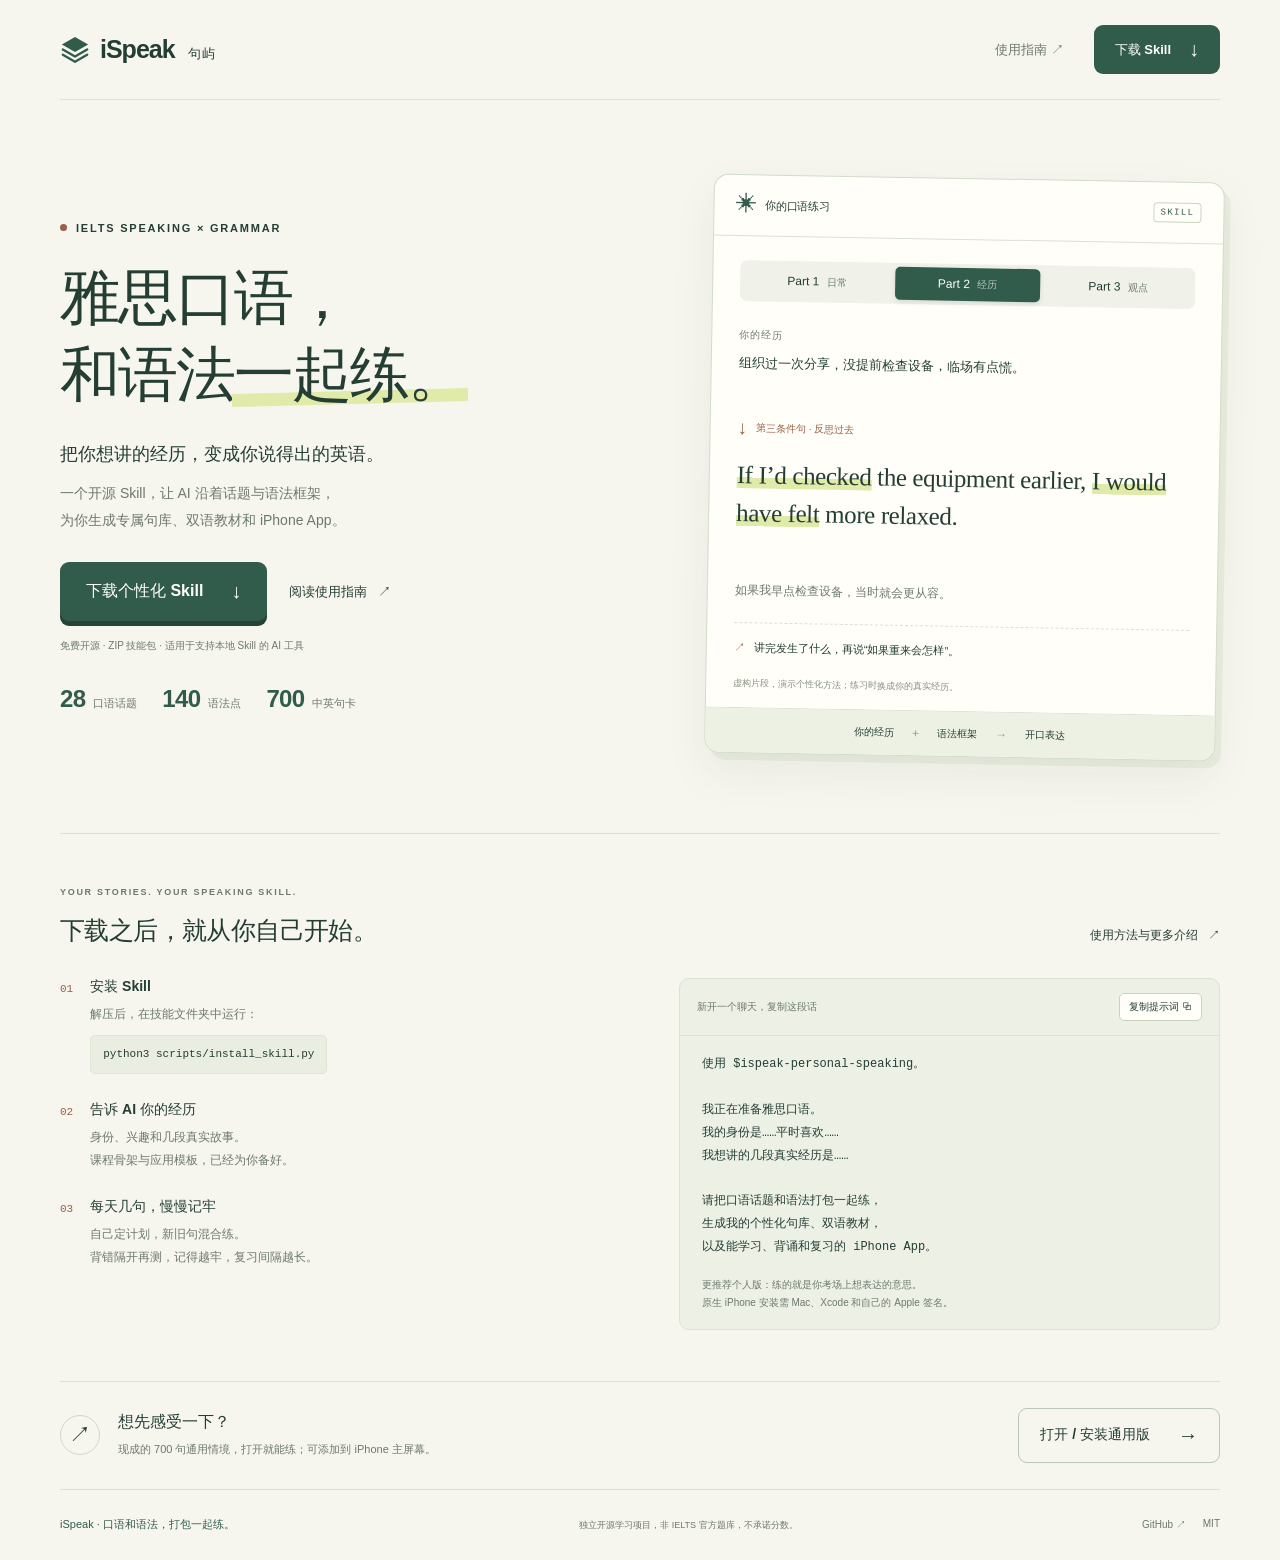
<file: docs/index.html>
<!doctype html>
<html lang="zh-CN">
<head>
  <meta charset="utf-8">
  <meta name="viewport" content="width=device-width,initial-scale=1">
  <meta name="theme-color" content="#f6f5ee">
  <title>iSpeak Skill · 雅思口语和语法，打包一起练</title>
  <meta name="description" content="下载开源 iSpeak Skill，让 AI 把你的真实经历变成雅思口语与语法练习、双语教材和专属 iPhone App。28 话题、140 语法点、700 句。也可直接使用通用版。">
  <meta property="og:title" content="iSpeak Skill · 雅思口语和语法，打包一起练">
  <meta property="og:description" content="你的真实经历 + 共享语法框架 → 个性化句库、教材与 iPhone App。下载 Skill，从自己的故事开始。">
  <meta property="og:type" content="website">
  <meta property="og:image" content="https://choneychen.github.io/ispeak/assets/social.png">
  <link rel="icon" href="./assets/favicon.svg" type="image/svg+xml">
  <link rel="stylesheet" href="./site.css">
  <script src="./site.js" defer></script>
</head>
<body>
  <a class="skip" href="#main">跳到正文</a>
  <header class="nav shell">
    <a class="brand" href="./" aria-label="iSpeak 首页"><img src="./assets/favicon.svg" alt="" width="30" height="30"><span>iSpeak <small>句屿</small></span></a>
    <nav aria-label="主导航"><a class="guide-link" href="https://github.com/ChoneyChen/ispeak#readme">使用指南 ↗</a><a class="button nav-download" href="https://github.com/ChoneyChen/ispeak/releases/latest/download/ispeak-personal-speaking.zip">下载 Skill <span aria-hidden="true">↓</span></a></nav>
  </header>
  <main id="main">
    <section class="hero shell" aria-labelledby="hero-title">
      <div class="hero-copy">
        <p class="eyebrow"><span></span> IELTS SPEAKING × GRAMMAR</p>
        <h1 id="hero-title">雅思口语，<br>和语法<span class="underline">一起练。</span></h1>
        <p class="intro">把你想讲的经历，变成你说得出的英语。</p>
        <p class="description">一个开源 Skill，让 AI 沿着话题与语法框架，<br class="wide-only">为你生成专属句库、双语教材和 iPhone App。</p>
        <div class="hero-actions"><a class="button primary" href="https://github.com/ChoneyChen/ispeak/releases/latest/download/ispeak-personal-speaking.zip">下载个性化 Skill <span aria-hidden="true">↓</span></a><a class="read-guide" href="https://github.com/ChoneyChen/ispeak#readme">阅读使用指南 <span aria-hidden="true">↗</span></a></div>
        <p class="download-note">免费开源 · ZIP 技能包 · 适用于支持本地 Skill 的 AI 工具</p>
        <div class="course-scale" aria-label="共享课程规模"><span><b>28</b> 口语话题</span><span><b>140</b> 语法点</span><span><b>700</b> 中英句卡</span></div>
      </div>
      <div class="practice" aria-label="雅思口语与语法个性化示例">
        <div class="file-head"><span><i aria-hidden="true">✳</i> 你的口语练习</span><span class="file-type">SKILL</span></div>
        <div class="practice-body">
          <div class="part-tabs" role="tablist" aria-label="切换口语练习示例">
            <button type="button" role="tab" id="tab-part1" aria-selected="false" aria-controls="example-panel" tabindex="-1" data-part="1">Part 1 <span>日常</span></button>
            <button type="button" role="tab" id="tab-part2" aria-selected="true" aria-controls="example-panel" data-part="2">Part 2 <span>经历</span></button>
            <button type="button" role="tab" id="tab-part3" aria-selected="false" aria-controls="example-panel" tabindex="-1" data-part="3">Part 3 <span>观点</span></button>
          </div>
          <div id="example-panel" role="tabpanel" aria-labelledby="tab-part2" tabindex="0">
            <p class="example-label">你的经历</p><p class="experience" id="experience">组织过一次分享，没提前检查设备，临场有点慌。</p>
            <div class="grammar-label"><span aria-hidden="true">↓</span><span id="grammar">第三条件句 · 反思过去</span></div>
            <p class="sentence" id="sentence"><mark>If I’d checked</mark> the equipment earlier, <mark>I would have felt</mark> more relaxed.</p>
            <p class="translation" id="translation">如果我早点检查设备，当时就会更从容。</p>
            <div class="example-purpose"><span aria-hidden="true">↗</span><p id="purpose">讲完发生了什么，再说“如果重来会怎样”。</p></div>
          </div>
          <p class="example-disclaimer">虚构片段，演示个性化方法；练习时换成你的真实经历。</p>
        </div>
        <div class="file-foot"><span>你的经历</span><b>+</b><span>语法框架</span><b>→</b><span>开口表达</span></div>
      </div>
    </section>
    <section class="start shell" id="start" aria-labelledby="start-title">
      <div class="start-heading"><div><p class="eyebrow">YOUR STORIES. YOUR SPEAKING SKILL.</p><h2 id="start-title">下载之后，就从你自己开始。</h2></div><a href="https://github.com/ChoneyChen/ispeak#readme">使用方法与更多介绍 <span aria-hidden="true">↗</span></a></div>
      <div class="start-grid">
        <ol class="steps">
          <li><span>01</span><div><h3>安装 Skill</h3><p>解压后，在技能文件夹中运行：</p><code>python3 scripts/install_skill.py</code></div></li>
          <li><span>02</span><div><h3>告诉 AI 你的经历</h3><p>身份、兴趣和几段真实故事。<br>课程骨架与应用模板，已经为你备好。</p></div></li>
          <li><span>03</span><div><h3>每天几句，慢慢记牢</h3><p>自己定计划，新旧句混合练。<br>背错隔开再测，记得越牢，复习间隔越长。</p></div></li>
        </ol>
        <div class="prompt-panel"><div class="prompt-head"><span>新开一个聊天，复制这段话</span><button id="copy-prompt" type="button">复制提示词 <span aria-hidden="true">⧉</span></button></div><pre id="skill-prompt">使用 $ispeak-personal-speaking。

我正在准备雅思口语。
我的身份是……平时喜欢……
我想讲的几段真实经历是……

请把口语话题和语法打包一起练，
生成我的个性化句库、双语教材，
以及能学习、背诵和复习的 iPhone App。</pre><p>更推荐个人版：练的就是你考场上想表达的意思。<br>原生 iPhone 安装需 Mac、Xcode 和自己的 Apple 签名。</p></div>
      </div>
    </section>
    <aside class="try-general shell"><div><span class="general-icon" aria-hidden="true">↗</span><div><h2>想先感受一下？</h2><p>现成的 700 句通用情境，打开就能练；可添加到 iPhone 主屏幕。</p></div></div><a class="button outline" href="./app/">打开 / 安装通用版 <span aria-hidden="true">→</span></a></aside>
  </main>
  <footer class="shell"><span>iSpeak · 口语和语法，打包一起练。</span><p>独立开源学习项目，非 IELTS 官方题库，不承诺分数。</p><div><a href="https://github.com/ChoneyChen/ispeak">GitHub ↗</a><a href="https://github.com/ChoneyChen/ispeak/blob/main/LICENSE">MIT</a></div></footer>
  <div id="toast" role="status" aria-live="polite"></div>
</body>
</html>
</file>
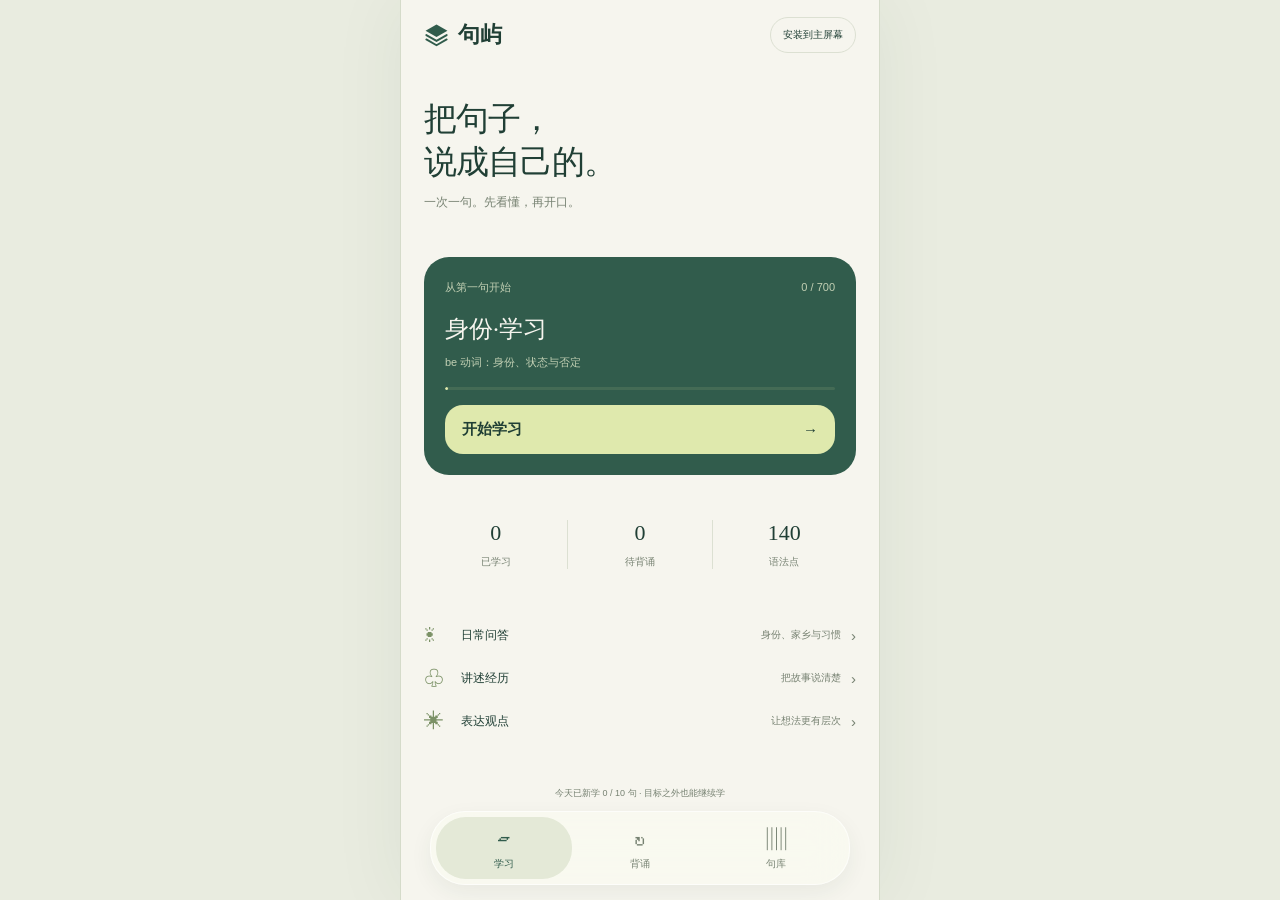
<file: docs/app/index.html>
<!doctype html><html lang="zh-CN"><head><meta charset="utf-8"><meta name="viewport" content="width=device-width,initial-scale=1,viewport-fit=cover"><meta name="theme-color" content="#f6f5ee"><meta name="apple-mobile-web-app-capable" content="yes"><meta name="apple-mobile-web-app-status-bar-style" content="default"><meta name="apple-mobile-web-app-title" content="句屿"><meta name="description" content="句屿通用版：口语和语法一起练，700句双语情境练习，离线使用与本地复习进度。"><title>句屿 · 通用版</title><link rel="manifest" href="./manifest.webmanifest"><link rel="apple-touch-icon" href="../assets/icon-192.png"><link rel="icon" href="../assets/favicon.svg" type="image/svg+xml"><link rel="stylesheet" href="./app.css"><script type="module" src="./app.js"></script></head><body><div class="app-shell"><div id="save-error" role="alert" hidden></div><main id="app"><p class="loading">正在打开句库…</p></main><nav id="tabs" aria-label="应用导航"><button data-tab="study" class="active"><span>▱</span>学习</button><button data-tab="recall"><span>↻</span>背诵</button><button data-tab="library"><span>▥</span>句库</button></nav></div><dialog id="install-dialog"><button data-action="close-install" class="round" aria-label="关闭安装说明">×</button><h2>把句屿，放到主屏幕。</h2><p>iPhone：在 Safari 中打开这个页面，点击分享，再选择“添加到主屏幕”。如有“作为网页 App 打开”，请保持开启。</p><p>先在线打开一次，等待“内容已缓存”提示，即可离线使用。进度保存在当前浏览器或主屏幕应用中。</p><button class="primary" data-action="close-install">知道了</button></dialog><dialog id="plan-dialog" aria-labelledby="plan-title"><button data-action="close-plan" class="round" aria-label="关闭每日计划">×</button><h2 id="plan-title">每日计划</h2><form id="plan-form"><label>每日新学 / 初背<select name="new"><option value="0">0 句</option><option value="5">5 句</option><option value="10">10 句</option><option value="15">15 句</option><option value="20">20 句</option><option value="30">30 句</option><option value="50">50 句</option></select></label><label>每日到期复习<select name="reviews"><option value="10">10 句</option><option value="20">20 句</option><option value="30">30 句</option><option value="50">50 句</option><option value="80">80 句</option><option value="100">100 句</option></select></label><label>出场顺序<select name="order"><option value="mixed">新旧混合</option><option value="reviewsFirst">先复习</option></select></label><p>每学完一节才解锁初背。计划不会锁住学习入口，没完成的复习也会保留。</p><button class="primary" type="submit">保存计划 <span>✓</span></button></form><button class="text-button" data-action="export">备份学习进度</button></dialog><dialog id="review-guide" aria-labelledby="guide-title"><button data-action="close-guide" class="round" aria-label="关闭背诵说明">×</button><h2 id="guide-title">先回忆，再核对。</h2><p>只看中文说英文，揭晓后自己判断。意思准确、语法正确即可，不必一字不差。</p><p><strong>背错了</strong>：隔开其他句子或稍等一会儿，做两次回忆再进入长期复习。</p><p><strong>有点难</strong>：缩短间隔，更快回来巩固。</p><p><strong>正确</strong>：从 1 天开始，逐步到 3、7、14、30 天及更长。按每次实际作答日期计算；逾期保留。</p><p><strong>斩</strong>：永久移出自动背诵，仍可在句库查阅。</p><button class="primary" data-action="close-guide">知道了</button></dialog><dialog id="grammar-dialog" aria-label="这句怎么说"><button data-action="close-grammar" class="round" aria-label="关闭语法说明">×</button><div id="grammar-content"></div></dialog><div id="toast" role="status" aria-live="polite"></div></body></html>
</file>
<file: docs/site.css>
:root{--paper:#f6f5ee;--ink:#243e34;--green:#315c4c;--muted:#6d796f;--line:#dce1d7;--lime:#e0eaa9;--white:#fffef9;--accent:#9b6047;font-family:-apple-system,BlinkMacSystemFont,"PingFang SC","Microsoft YaHei",sans-serif;color:var(--ink);background:var(--paper);font-synthesis:none}
*{box-sizing:border-box}html{scroll-behavior:smooth}body{margin:0}a{color:inherit;text-decoration:none}button{font:inherit;color:inherit;cursor:pointer}button,a{-webkit-tap-highlight-color:transparent}a:focus-visible,button:focus-visible,[tabindex]:focus-visible{outline:3px solid #ad713e;outline-offset:5px}::selection{background:var(--lime)}.shell{width:min(1160px,calc(100% - 96px));margin-inline:auto}.skip{position:fixed;top:8px;left:8px;background:var(--ink);color:white;padding:12px;transform:translateY(-150%);z-index:10}.skip:focus{transform:none}
.nav{height:100px;display:flex;align-items:center;justify-content:space-between;border-bottom:1px solid var(--line)}.brand{display:flex;align-items:center;gap:10px;font-weight:750;font-size:25px;letter-spacing:-1px}.brand small{font-size:13px;font-weight:500;letter-spacing:1px;margin-left:7px}.nav nav{display:flex;align-items:center;gap:30px;font-size:13px}.guide-link{color:var(--muted)}.button{display:inline-flex;align-items:center;justify-content:center;gap:28px;border-radius:9px;font-weight:600;transition:transform .2s,background .2s;white-space:nowrap}.button:hover{transform:translateY(-2px)}.nav-download{padding:13px 21px;background:var(--green);color:white;font-size:13px;gap:18px}.button span{font-size:20px;font-weight:400}.primary{background:var(--green);color:white;padding:18px 26px;box-shadow:0 5px 0 #254337;font-size:16px}.primary:hover{background:#264b3d}.outline{border:1px solid #bac7b9;padding:15px 21px;font-size:14px}.outline:hover{background:#ecf0e3}
.hero{display:grid;grid-template-columns:1.15fr 1fr;gap:62px;align-items:center;padding-block:78px 76px}.eyebrow{font-size:11px;font-weight:650;letter-spacing:1.8px;display:flex;align-items:center;gap:9px;margin:0 0 25px}.eyebrow>span{width:7px;height:7px;background:var(--accent);border-radius:50%}h1{font-family:"Songti SC","Noto Serif CJK SC",Georgia,serif;font-size:clamp(40px,4.7vw,65px);letter-spacing:-2px;line-height:1.29;font-weight:650;margin:0 0 25px}.underline{position:relative;isolation:isolate;white-space:nowrap}.underline:after{content:"";height:13px;position:absolute;bottom:4px;left:-2px;right:-2px;background:var(--lime);z-index:-1;transform:rotate(-1.5deg)}.intro{font-size:18px;font-weight:600;line-height:1.7;margin:0 0 11px}.description{font-size:14px;line-height:1.9;color:var(--muted);margin:0}.hero-actions{display:flex;align-items:center;gap:22px;margin-top:29px}.read-guide{font-size:13px;white-space:nowrap}.read-guide span{margin-left:7px}.download-note{font-size:10px;line-height:1.8;color:var(--muted);margin:16px 0 30px}.course-scale{display:flex;align-items:center;gap:25px;font-size:11px;color:var(--muted)}.course-scale b{font-size:24px;font-weight:550;letter-spacing:-.7px;color:var(--green);margin-right:5px}
.practice{background:var(--white);border:1px solid #d2dccc;border-radius:15px;box-shadow:0 18px 45px #294c3010,6px 7px 0 #e9eddf;transform:rotate(1deg)}.file-head{display:flex;align-items:center;justify-content:space-between;padding:18px 22px;border-bottom:1px solid var(--line);font:11px ui-monospace,SFMono-Regular,Consolas,monospace;letter-spacing:-.3px}.file-head>span:first-child{display:flex;align-items:center;gap:8px}.file-head i{font-size:21px;font-style:normal;color:var(--green)}.file-type{font-size:9px;color:var(--green);letter-spacing:1.3px;border:1px solid #cbd7c1;border-radius:4px;padding:4px 6px}.practice-body{padding:24px 27px 16px}.part-tabs{display:grid;grid-template-columns:repeat(3,1fr);gap:5px;margin-bottom:27px;padding:4px;background:#f0f2e9;border-radius:7px}.part-tabs button{background:transparent;border:0;border-radius:5px;padding:9px 2px;font-size:12px;white-space:nowrap}.part-tabs button span{font-size:10px;margin-left:4px;opacity:.65}.part-tabs [aria-selected="true"]{background:var(--green);color:white;box-shadow:0 2px 5px #163b2d20}.example-label{font-size:10px;letter-spacing:1px;color:var(--muted);margin:0 0 9px}.experience{font-size:13px;line-height:1.8;margin:0;min-height:47px}.grammar-label{font-size:10px;display:flex;align-items:center;gap:9px;color:var(--accent);margin:19px 0 17px}.grammar-label>span:first-child{font-size:19px}.sentence{font:25px/1.5 Georgia,"Times New Roman",serif;letter-spacing:-.4px;margin:0;min-height:112px}.sentence mark{background:linear-gradient(transparent 60%,var(--lime) 60%);color:inherit}.translation{font-size:12px;line-height:1.8;color:var(--muted);margin:12px 0 20px;min-height:22px}.example-purpose{display:flex;gap:9px;align-items:baseline;padding-top:15px;border-top:1px dashed var(--line);font-size:11px;line-height:1.8}.example-purpose>span{color:var(--accent)}.example-purpose p{margin:0}.example-disclaimer{font-size:9px;line-height:1.8;color:#889082;margin:17px 0 0}.file-foot{display:flex;align-items:center;justify-content:center;gap:18px;background:#edf1e4;border-top:1px solid var(--line);border-radius:0 0 15px 15px;font-size:10px;padding:15px}.file-foot b{font-size:12px;font-weight:400;color:#91a288}
.start{border-top:1px solid var(--line);padding-block:53px 51px}.start-heading{display:flex;justify-content:space-between;align-items:end;gap:24px}.start-heading .eyebrow{font-size:9px;letter-spacing:1.7px;color:var(--muted);margin-bottom:15px}h2{font-size:25px;letter-spacing:-.6px;font-weight:600;margin:0;line-height:1.5}.start-heading>a{font-size:12px;white-space:nowrap;padding-bottom:5px}.start-heading>a span{margin-left:7px}.start-grid{display:grid;grid-template-columns:1fr 1fr;gap:78px;margin-top:29px}.steps{list-style:none;margin:0;padding:0;display:flex;flex-direction:column;gap:27px}.steps li{display:flex;gap:17px}.steps li>span{font:11px ui-monospace,SFMono-Regular,monospace;color:var(--accent);margin-top:5px}.steps h3{font-size:14px;margin:0 0 7px;font-weight:600}.steps p{font-size:12px;line-height:1.9;color:var(--muted);margin:0}.steps code{display:block;font-size:11px;background:#eaeee2;border:1px solid #dfe5d6;border-radius:5px;padding:10px 12px;margin-top:9px;overflow-wrap:anywhere;line-height:1.5}.prompt-panel{background:#edf0e5;border:1px solid #dce3d2;border-radius:10px;overflow:hidden;align-self:start}.prompt-head{display:flex;align-items:center;justify-content:space-between;padding:14px 17px;border-bottom:1px solid #dce3d2;font-size:10px;gap:10px}.prompt-head>span{color:var(--muted)}.prompt-head button{border:1px solid #c8d2bd;background:var(--white);border-radius:5px;padding:6px 9px;font-size:10px;white-space:nowrap}.prompt-panel pre{white-space:pre-wrap;overflow-wrap:anywhere;font:12px/1.9 ui-monospace,SFMono-Regular,"PingFang SC",monospace;margin:0;padding:17px 22px}.prompt-panel>p{font-size:10px;color:var(--muted);padding:0 22px 17px;margin:0;line-height:1.8}
.try-general{display:flex;align-items:center;justify-content:space-between;gap:25px;border-block:1px solid var(--line);padding-block:26px}.try-general>div{display:flex;align-items:center;gap:18px}.general-icon{width:40px;height:40px;display:grid;place-items:center;font-size:22px;border:1px solid #d1d9c7;border-radius:50%}.try-general h2{font-size:16px;letter-spacing:0}.try-general p{font-size:11px;line-height:1.8;color:var(--muted);margin:6px 0 0}footer{display:flex;align-items:center;justify-content:space-between;gap:20px;padding-block:27px;font-size:10px;color:var(--muted)}footer>span{color:var(--green);font-size:11px}footer p{font-size:9px;line-height:1.8;margin:0}footer>div{display:flex;gap:17px;white-space:nowrap}#toast{position:fixed;bottom:24px;left:50%;transform:translate(-50%,20px);padding:13px 22px;border-radius:9px;background:var(--ink);color:white;font-size:12px;opacity:0;transition:opacity .2s,transform .2s;pointer-events:none;max-width:calc(100% - 32px);text-align:center}#toast.visible{opacity:1;transform:translate(-50%,0)}
@media(min-width:1500px){.hero{padding-block:95px 90px}}
@media(max-width:1000px){.shell{width:calc(100% - 60px)}.hero{gap:35px}h1{font-size:49px}.intro{font-size:16px}.description{font-size:13px}.hero-actions{gap:15px}.primary{padding:16px 20px;font-size:14px;gap:18px}.read-guide{font-size:11px}.course-scale{gap:14px}.course-scale b{font-size:21px}.practice-body{padding:21px}.sentence{font-size:23px;min-height:135px}.file-head{padding:16px;font-size:10px}.file-type{font-size:8px}.start-grid{gap:40px}}
@media(max-width:760px){.shell{width:calc(100% - 40px)}.nav{height:77px}.brand{font-size:23px}.brand small{font-size:11px}.brand img{width:26px;height:26px}.nav nav{gap:16px}.guide-link{font-size:11px}.nav-download{font-size:11px;padding:10px 14px;gap:12px}.hero{grid-template-columns:1fr;padding-block:43px 39px;gap:35px}.hero-copy{max-width:500px}.eyebrow{font-size:10px;letter-spacing:1.4px;margin-bottom:21px}h1{font-size:50px;letter-spacing:-1.8px;line-height:1.3;margin-bottom:22px}.intro{font-size:15px}.description{font-size:13px;line-height:1.9}.hero-actions{margin-top:23px;gap:20px}.primary{padding:16px 22px;font-size:14px;gap:25px}.read-guide{font-size:12px}.download-note{font-size:9px;margin:15px 0 23px}.course-scale{gap:24px}.course-scale b{font-size:23px}.course-scale span{font-size:10px}.practice{width:min(100%,470px);justify-self:center;transform:rotate(.6deg);box-shadow:0 12px 28px #294c300a,4px 5px 0 #e9eddf}.file-head{font-size:10px;padding:14px 18px}.practice-body{padding:20px 22px 15px}.part-tabs{margin-bottom:23px}.sentence{font-size:25px;min-height:112px}.experience{font-size:12px;min-height:43px}.translation{font-size:11px}.file-foot{padding:13px}.start{padding-block:35px}.start-heading{display:block}.start-heading h2{font-size:22px}.start-heading>a{display:inline-block;margin-top:12px;font-size:11px}.start-grid{grid-template-columns:1fr;gap:26px;margin-top:27px}.steps{gap:23px}.steps h3{font-size:14px}.steps p{font-size:12px}.prompt-panel pre{font-size:11px}.try-general{display:block;padding-block:25px}.try-general .button{margin-top:20px;width:100%;font-size:13px}.try-general p{font-size:11px}.try-general>div{gap:13px}.general-icon{flex-shrink:0;width:34px;height:34px;font-size:19px}footer{flex-wrap:wrap;gap:13px;padding-block:25px}footer>span{font-size:10px}footer p{order:3;width:100%;font-size:9px}footer>div{font-size:10px;gap:14px}.wide-only{display:none}}
@media(max-width:370px){h1{font-size:44px}.shell{width:calc(100% - 32px)}.brand small{display:none}.course-scale{gap:17px}.hero-actions{gap:15px}.read-guide{font-size:11px}.sentence{font-size:23px}.file-head{font-size:9px;padding-inline:14px}.practice-body{padding-inline:18px}}
@media(prefers-reduced-motion:reduce){html{scroll-behavior:auto}*,*:before,*:after{transition:none!important;animation:none!important}.button:hover{transform:none}}
</file>
<file: docs/app/app.css>
:root{--paper:#f6f5ee;--ink:#203f35;--green:#315c4c;--lime:#dfe9ad;--muted:#778272;--line:#dce0d2;--serif:Georgia,'Songti SC',serif}*{box-sizing:border-box}body{margin:0;background:#e9ece0;color:var(--ink);font-family:-apple-system,BlinkMacSystemFont,'PingFang SC',sans-serif;-webkit-font-smoothing:antialiased}button,input{font:inherit;color:inherit}button,a{-webkit-tap-highlight-color:transparent}button{cursor:pointer;border:0}a{color:inherit;text-decoration:none}button:focus-visible,a:focus-visible,input:focus-visible{outline:3px solid #92a570;outline-offset:3px}.app-shell{max-width:480px;min-height:100dvh;margin:auto;background:var(--paper);position:relative;padding-top:env(safe-area-inset-top)}main{padding:25px 24px 110px;min-height:calc(100dvh - env(safe-area-inset-top))}h1{font:500 36px/1.5 var(--serif);letter-spacing:-1px;margin:21px 0}h2{font:500 26px/1.5 var(--serif);margin:15px 0}h3{font-weight:600;font-size:19px;margin:0}.eyebrow{font:9px/1.7 monospace;letter-spacing:1.7px;color:var(--muted)}.top-row{display:flex;align-items:center;justify-content:space-between;gap:12px}.brand{display:flex;align-items:center;gap:9px;font-size:22px;font-weight:600}.brand img{width:25px;height:25px}.mini{font-size:11px;color:var(--muted);line-height:1.8}.sub{font-size:14px;color:var(--muted);line-height:1.8}.pill{border:1px solid var(--line);padding:10px 12px;border-radius:30px;background:transparent;font-size:10px}.primary{padding:18px 20px;border-radius:18px;background:var(--green);color:var(--paper);width:100%;text-align:left;display:flex;justify-content:space-between;align-items:center;font-size:15px;font-weight:600;transition:transform .3s cubic-bezier(.2,1.5,.4,1)}.primary:active{transform:scale(.97)}.primary:disabled{opacity:.4;cursor:default}.hero-card{padding:23px;border-radius:27px;background:var(--green);color:var(--paper);margin:26px 0 22px}.hero-card .eyebrow{color:var(--lime)}.hero-card h2{margin:15px 0 8px}.hero-card .mini{color:#c1cfb3}.hero-card .primary{background:var(--lime);color:var(--ink);margin-top:19px}.progress{height:3px;background:#e0e4d5;border-radius:10px;margin:20px 0;overflow:hidden}.progress>i{height:100%;display:block;background:var(--green);border-radius:10px}.hero-card .progress{background:#6c896852}.hero-card .progress>i{background:var(--lime);min-width:3px}.stats{display:flex;justify-content:space-around;padding:5px 0 20px;margin-bottom:12px}.stats>div{text-align:center;flex:1}.stats>div+div{border-left:1px solid var(--line)}.stats b{display:block;font:27px var(--serif);margin-bottom:7px}.stats span{font-size:10px;color:var(--muted)}.section-title{display:flex;justify-content:space-between;align-items:center;margin:30px 0 15px}.section-title h3{font-size:18px}.section-title small{font:9px monospace;color:var(--muted)}.route{display:flex;gap:15px;align-items:center;padding:17px 0;border-bottom:1px solid var(--line);width:100%;background:none;text-align:left}.route>b{font:27px var(--serif);min-width:34px;color:#7b9166}.route>div{flex:1}.route strong{font-size:14px;font-weight:500;display:block;line-height:1.7}.route small{font-size:10px;color:var(--muted)}.route>span{font-size:15px;color:var(--muted)}.tip{font-size:11px;line-height:1.9;color:var(--muted);padding:16px;background:#eaf0dc;border-radius:17px;margin:25px 0}.tip a{text-decoration:underline}#tabs{position:fixed;bottom:calc(15px + env(safe-area-inset-bottom));left:50%;transform:translateX(-50%);max-width:420px;width:calc(100% - 50px);z-index:10;border:1px solid #fff9;background:#f9faf0e8;backdrop-filter:blur(20px);border-radius:35px;display:flex;padding:5px;box-shadow:0 8px 22px #203f3510}#tabs button{flex:1;font-size:10px;background:none;border-radius:30px;padding:8px 0;color:var(--muted)}#tabs span{display:block;font-size:23px;line-height:1.25;margin-bottom:3px}#tabs .active{background:#e4e9d7;color:var(--green)}.round{height:42px;width:42px;background:#ffffffb0;border:1px solid var(--line);border-radius:50%;font-size:19px;flex-shrink:0}.session{height:calc(100dvh - env(safe-area-inset-top));min-height:560px;display:flex;flex-direction:column;padding-bottom:calc(20px + env(safe-area-inset-bottom));gap:16px}.session>.top-row{justify-content:flex-start}.session>.top-row>div{flex:1}.session>.top-row strong{font-size:14px;display:block}.session .progress{margin:0;flex-shrink:0}.segments{display:flex;gap:6px}.segments i{height:3px;background:#d9dfce;flex:1;border-radius:8px}.segments .filled{background:var(--green)}.card{min-height:0;flex:1;overflow:auto;background:white;border:1px solid var(--line);border-radius:27px;padding:24px;box-shadow:0 10px 18px #203f3503;touch-action:pan-y;transition:transform .5s cubic-bezier(.2,1.3,.4,1),opacity .2s}.card.leaving{transform:translateX(-100px) rotate(-6deg);opacity:0}.card h3{line-height:1.5;font-size:21px;margin:13px 0}.pattern{font:13px/1.8 monospace;color:var(--green);margin:13px 0}.note{font-size:12px;line-height:1.8;color:var(--muted)}.card hr{border:0;border-top:1px solid var(--line);margin:22px 0}.level{padding:5px 10px;background:var(--lime);border-radius:15px;font:10px monospace;letter-spacing:0}.scenario{font-size:10px;color:#947054}.en{font:28px/1.45 var(--serif);margin:20px 0;overflow-wrap:anywhere}.zh{font-size:16px;line-height:1.9;color:var(--muted);margin:18px 0}.card-footer{display:flex;justify-content:space-between;color:var(--muted);font:10px monospace}.sound{border-radius:30px;background:var(--paper);padding:9px 14px;font-size:15px}.recall-cue{font:500 27px/1.8 var(--serif);margin:42px 0 30px}.recall-cue.revealed{font-size:23px;margin-top:20px}.recall-note{font-size:12px;line-height:1.9;color:var(--muted)}.grammar-hint{font-size:12px;line-height:1.8;background:#f1f6e4;border-radius:17px;padding:16px}.grade-buttons{display:flex;gap:12px}.grade-buttons button{width:50%;border-radius:18px;font-size:15px;font-weight:500;min-height:57px}.wrong{background:#eee2d7;color:#996140}.correct{background:var(--green);color:var(--paper)}.mastered{font-size:11px;color:var(--muted);height:38px;background:transparent;width:100%;margin-top:4px}.session .helper{font-size:10px;color:var(--muted);text-align:center;margin:0 0 12px}.completion{display:flex;align-items:center;justify-content:center;flex:1;flex-direction:column;gap:16px;text-align:center}.completion .stamp{width:110px;height:110px;display:grid;place-items:center;font:45px var(--serif);background:var(--lime);border-radius:50%;color:var(--green);margin-bottom:10px}.completion p{font-size:14px;line-height:1.9;color:var(--muted);margin:0}.text-button{background:none;width:100%;font-size:13px;color:var(--green);padding:17px}.empty{padding:28px 24px;border-radius:27px;background:#fff;text-align:center;margin:28px 0}.empty .empty-icon{height:108px;width:88px;display:grid;place-items:center;background:#f1f5e7;transform:rotate(9deg);border-radius:23px;font:37px var(--serif);margin:10px auto 30px}.empty h3{font-size:19px;margin:15px 0}.empty p{font-size:13px;color:var(--muted);line-height:1.8}.empty .primary{margin-top:25px}.due-number{font:70px var(--serif);margin:5px 0}.recall-plan{display:flex;justify-content:space-between;margin-top:25px}.recall-plan b{display:block;font:23px var(--serif);margin-bottom:12px}.recall-plan span{font-size:9px;color:var(--muted)}.search{width:100%;padding:15px 17px;border:1px solid var(--line);background:white;border-radius:17px;margin:15px 0;font-size:14px;outline:0}.search-result{background:#fff;border:1px solid var(--line);border-radius:20px;padding:19px;text-align:left;width:100%;margin-bottom:14px}.search-result .en{font-size:21px;line-height:1.5;margin:10px 0}.search-result .zh{font-size:12px;margin:0}.supplement{font-size:14px;line-height:2;white-space:pre-wrap;background:#fff;padding:22px;border-radius:22px;overflow-wrap:anywhere}.settings-row{display:flex;justify-content:space-between;align-items:center;font-size:11px;color:var(--muted);margin-top:30px}.settings-row button{background:none;color:var(--green);text-decoration:underline;font-size:11px}dialog{background:var(--paper);color:var(--ink);width:calc(100% - 40px);max-width:410px;border:1px solid var(--line);border-radius:25px;padding:25px}dialog::backdrop{background:#203f3570;backdrop-filter:blur(5px)}dialog>.round{float:right}dialog h2{font-size:25px;clear:both;padding-top:15px}dialog p{font-size:13px;line-height:1.9;color:var(--muted)}dialog .primary{margin-top:20px}#toast{position:fixed;left:50%;bottom:105px;transform:translateX(-50%);background:var(--ink);color:var(--paper);border-radius:25px;padding:12px 18px;font-size:11px;opacity:0;pointer-events:none;z-index:50;white-space:nowrap}#toast.show{opacity:1}#save-error{background:#efe0ab;padding:12px 18px;position:sticky;top:0;z-index:60;font-size:11px;line-height:1.6}.loading{padding:60px 0;text-align:center;color:var(--muted)}[hidden]{display:none!important}@media(min-width:600px){.app-shell{box-shadow:0 0 70px #203f3510;border-left:1px solid #d5dbca;border-right:1px solid #d5dbca}}@media(max-height:760px){.session{gap:12px;padding-top:18px}.card{padding:21px}.card h3{font-size:19px}.en{font-size:25px}.session .primary{padding:16px 20px}}@media(prefers-reduced-motion:reduce){*{transition:none!important;animation:none!important;scroll-behavior:auto!important}}
/* Daily practice: the main phone screens keep their controls in one place. */
.fixed-page{height:calc(100dvh - env(safe-area-inset-top));min-height:650px;display:flex;flex-direction:column;justify-content:space-between;padding:17px 23px calc(100px + env(safe-area-inset-bottom));gap:13px}.fixed-page h1{font-size:33px;line-height:1.28;margin:0 0 10px}.fixed-page .sub{font-size:12px;margin:0;line-height:1.6}.fixed-page .hero-card{margin:0;padding:21px;border-radius:25px}.fixed-page .hero-card h2{font-size:24px;margin:13px 0 6px}.fixed-page .hero-card p{margin:0;line-height:1.7}.fixed-page .hero-card .progress{margin:15px 0}.fixed-page .hero-card .primary{margin-top:0;padding:15px 17px}.fixed-page .stats{margin:0;padding:0}.fixed-page .stats b{font-size:22px;margin-bottom:5px}.fixed-page .stats span{font-size:10px}.routes .route{padding:9px 0;border:0;gap:10px}.routes .route>b{font-size:20px;min-width:27px}.routes .route strong{font-size:12px}.routes .route small{font-size:10px}.home-note{font-size:9px;color:var(--muted);margin:0;text-align:center}.daily-card{padding:21px;background:#fff;border:1px solid #e7e9df;border-radius:26px}.due-title{display:flex;align-items:baseline;gap:7px}.due-title>b{font:62px/1 var(--serif)}.due-title>span{font-size:12px;color:var(--muted)}.due-title>i{margin-left:auto;font:29px var(--serif);font-style:normal}.daily-counts{display:flex;margin:20px 0}.daily-counts>div{flex:1;display:flex;flex-direction:column;gap:6px}.daily-counts b{font:24px var(--serif)}.daily-counts span{font-size:10px;color:var(--muted)}.daily-card .mini{margin:0 0 12px}.daily-card .primary{padding:16px 18px}.daily-progress{display:grid;gap:12px}.daily-progress .top-row strong{font-size:13px}.plan-progress{display:flex;align-items:center;gap:12px;font-size:10px}.plan-progress .progress{flex:1;margin:0;height:4px}.plan-progress small{min-width:54px;text-align:right;font:10px monospace;color:var(--muted)}.daily-tip{font-size:11px;color:var(--muted);line-height:1.8;margin:0}.inline-button{background:none;padding:8px 0;color:var(--green);font-size:11px;min-height:34px}.guide-button{text-align:left;align-self:start;min-height:28px}.done-note{font-size:14px;color:var(--green)}.backlog{font-size:10px;line-height:1.7;color:#976349;margin:0}.session{min-height:0;padding-top:14px;gap:14px}.session>.top-row{flex-shrink:0}.session-actions{flex-shrink:0}.session .card-footer{margin-bottom:12px;font-family:inherit}.card-label{font-size:11px;color:var(--muted)}.card.compact{padding:19px}.card.compact h3{font-size:18px;margin:9px 0}.card.compact .pattern{font-size:12px;margin:9px 0}.card.compact .note{font-size:11px;margin:9px 0;line-height:1.7}.card.compact hr{margin:15px 0}.card.compact .en{font-size:24px;line-height:1.35;margin:14px 0}.card.compact .zh{font-size:14px;line-height:1.7;margin:12px 0}.card{overscroll-behavior:contain}.recall-card{display:flex;flex-direction:column;justify-content:center;gap:19px}.recall-card .top-row{flex-shrink:0}.recall-cue,.recall-cue.revealed{margin:0;font-size:28px;line-height:1.6;color:var(--ink)}.recall-cue.revealed{font-size:22px}.recall-card hr{margin:0;flex-shrink:0}.recall-card .en{margin:0;font-size:27px;line-height:1.45}.recall-card .recall-note{margin:0}.recall-card.compact{gap:15px;justify-content:flex-start}.recall-card.compact .recall-cue{font-size:25px}.recall-card.compact .recall-cue.revealed{font-size:20px}.recall-card.compact .en{font-size:24px}.grade-buttons{gap:8px}.grade-buttons button{width:33.333%;min-height:54px;font-size:13px;border-radius:17px}.hard{background:#e8eedd;color:var(--green)}.mastered{margin:0;height:34px}.action-reserve{height:34px}.kind{font-size:10px;font-weight:400;color:var(--green);margin-left:5px}.session .helper{line-height:1.6;min-height:16px;margin-bottom:10px}.session .completion h2{font-size:25px}.retry-time{color:var(--green)!important}.session .primary{min-height:55px;padding:16px 18px}.session .completion .stamp{width:92px;height:92px;font-size:36px}dialog{max-height:calc(100dvh - 40px);overflow:auto}dialog label{display:flex;justify-content:space-between;align-items:center;font-size:13px;margin:19px 0;gap:15px}dialog select{font:inherit;color:var(--green);border:1px solid var(--line);background:#fff;padding:10px;border-radius:8px;min-width:102px}dialog .text-button{padding-bottom:0}#toast{white-space:normal;text-align:center;width:max-content;max-width:calc(100% - 40px);line-height:1.7}#grammar-dialog .en{font-size:24px}.loading{flex:1}.fixed-page .top-row h3{font-size:21px}@media(max-height:740px){.fixed-page{min-height:590px;gap:9px;padding-top:12px}.fixed-page h1{font-size:29px}.fixed-page .hero-card{padding:18px}.fixed-page .hero-card h2{font-size:21px;margin-top:10px}.fixed-page .hero-card .progress{margin:12px 0}.routes .route{padding:7px 0}.daily-card{padding:18px}.due-title>b{font-size:51px}.daily-counts{margin:15px 0}.daily-counts b{font-size:21px}.daily-progress{gap:10px}.daily-tip{font-size:10px}.session{gap:10px}.recall-card .en{font-size:24px}.session .completion{gap:10px}}@media(max-width:360px){.fixed-page{padding-inline:18px}.grade-buttons button{font-size:12px}.session{padding-inline:17px}.routes .route small{font-size:9px}}

@media(max-height:740px){.home-note{display:none}}
</file>
